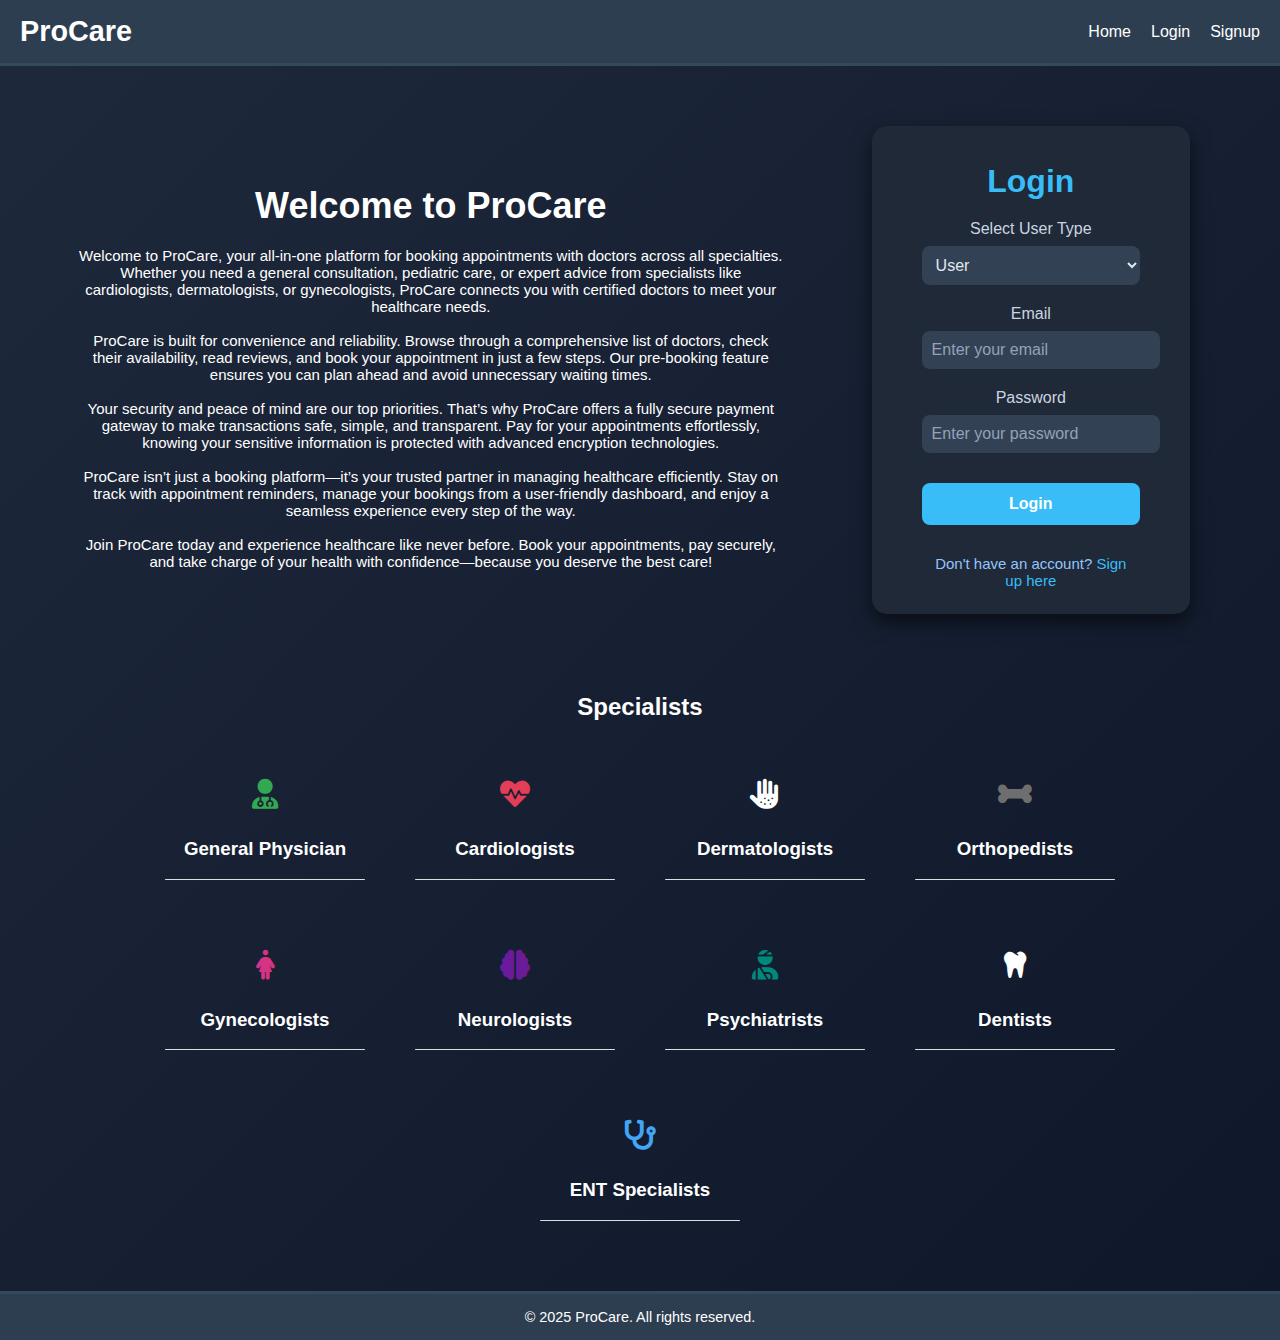
<file: simple-appointment-booking/index.html>
<!DOCTYPE html>
<html lang="en">

<head>
    <meta charset="UTF-8">
    <meta name="viewport" content="width=device-width, initial-scale=1.0">
    <title>ProCare</title>
    <link rel="stylesheet" href="https://cdnjs.cloudflare.com/ajax/libs/font-awesome/6.0.0-beta3/css/all.min.css">
    <link rel="stylesheet" href="style.css">
</head>

<body>
    <!-- Header Section -->
    <header>
        <div class="header">
            <h1>ProCare</h1>
            <nav>
                <ul>
                    <li><a href="index.html">Home</a></li>
                    <li><a href="login.html">Login</a></li>
                    <li><a href="signup.html">Signup</a></li>
                </ul>
            </nav>
        </div>
    </header>

    <!-- Welcome Section -->
    <section id="welcome" class="index">
        <div class="container">
            <div>
                <h2>Welcome to ProCare</h2>
                <p>
                    Welcome to ProCare, your all-in-one platform for booking appointments with doctors across all
                    specialties. Whether you need a general consultation, pediatric care, or expert advice from
                    specialists like cardiologists, dermatologists, or gynecologists, ProCare connects you with
                    certified doctors to meet your healthcare needs. <br><br>

                    ProCare is built for convenience and reliability. Browse through a comprehensive list of doctors,
                    check their availability, read reviews, and book your appointment in just a few steps. Our
                    pre-booking feature ensures you can plan ahead and avoid unnecessary waiting times. <br><br>

                    Your security and peace of mind are our top priorities. That’s why ProCare offers a fully secure
                    payment gateway to make transactions safe, simple, and transparent. Pay for your appointments
                    effortlessly, knowing your sensitive information is protected with advanced encryption technologies.
                    <br><br>

                    ProCare isn’t just a booking platform—it’s your trusted partner in managing healthcare efficiently.
                    Stay on track with appointment reminders, manage your bookings from a user-friendly dashboard, and
                    enjoy a seamless experience every step of the way. <br><br>

                    Join ProCare today and experience healthcare like never before. Book your appointments, pay
                    securely, and take charge of your health with confidence—because you deserve the best care!
                </p>
            </div>
            <!-- Email and Password Section -->
            <div class="login-box">
                <h2>Login</h2>
                <form action="login.php" method="POST">
                    <div class="form-group">
                        <label for="user-type">Select User Type</label>
                        <select id="user-type" name="user_type">
                            <option value="user">User</option>
                            <option value="seller">Doctor</option>
                            <option value="admin">Admin</option>
                        </select>
                    </div>
                    <div class="form-group">
                        <label for="email">Email</label>
                        <input type="email" id="email" name="email" placeholder="Enter your email" required="">
                    </div>
                    <div class="form-group">
                        <label for="password">Password</label>
                        <input type="password" id="password" name="password" placeholder="Enter your password"
                            required="">
                    </div>
                    <button type="submit" class="login-btn">Login</button>
                </form>
                <div class="signup-link">
                    <p>Don't have an account? <a href="signup.html">Sign up here</a></p>
                </div>
            </div>
        </div>
    </section>

    <!-- Skills Section -->
    <section id="skills" class="section">
        <h2 style="display:flex; justify-content: center; align-items: center;">Specialists</h2> <br>
        <div class="container">
            <div class="skills-container">
                <div class="skill-item">
                    <i id="GP" class="fas fa-user-md icon"></i>
                    <h3>General Physician</h3>
                    <div class="bar"></div>
                </div>
                <div class="skill-item">
                    <i id="CD" class="fas fa-heartbeat icon"></i>
                    <h3>Cardiologists</h3>
                    <div class="bar"></div>
                </div>
                <div class="skill-item">
                    <i id="DT" class="fas fa-allergies"></i>
                    <h3>Dermatologists</h3>
                    <div class="bar"></div>
                </div>
                <div class="skill-item">
                    <i id="OP" class="fas fa-bone icon"></i>
                    <h3>Orthopedists</h3>
                    <div class="bar"></div>
                </div>
                <div class="skill-item">
                    <i id="GC" class="fas fa-female icon"></i>
                    <h3>Gynecologists</h3>
                    <div class="bar"></div>
                </div>
                <div class="skill-item">
                    <i id="NG" class="fas fa-brain icon"></i>
                    <h3>Neurologists</h3>
                    <div class="bar"></div>
                </div>
                <div class="skill-item">
                    <i id="PS" class="fas fa-user-injured"></i>
                    <h3>Psychiatrists</h3>
                    <div class="bar"></div>
                </div>
                <div class="skill-item">
                    <i id="DT" class="fas fa-tooth"></i>
                    <h3>Dentists</h3>
                    <div class="bar"></div>
                </div>
                <div class="skill-item">
                    <i id="ENT" class="fas fa-stethoscope"></i>
                    <h3>ENT Specialists</h3>
                    <div class="bar"></div>
                </div>
            </div>
        </div>
    </section>

    <!-- Footer Section -->
    <footer>
        <div class="footer">
            <p>&copy; 2025 ProCare. All rights reserved.</p>
        </div>
    </footer>
</body>

</html>
</file>
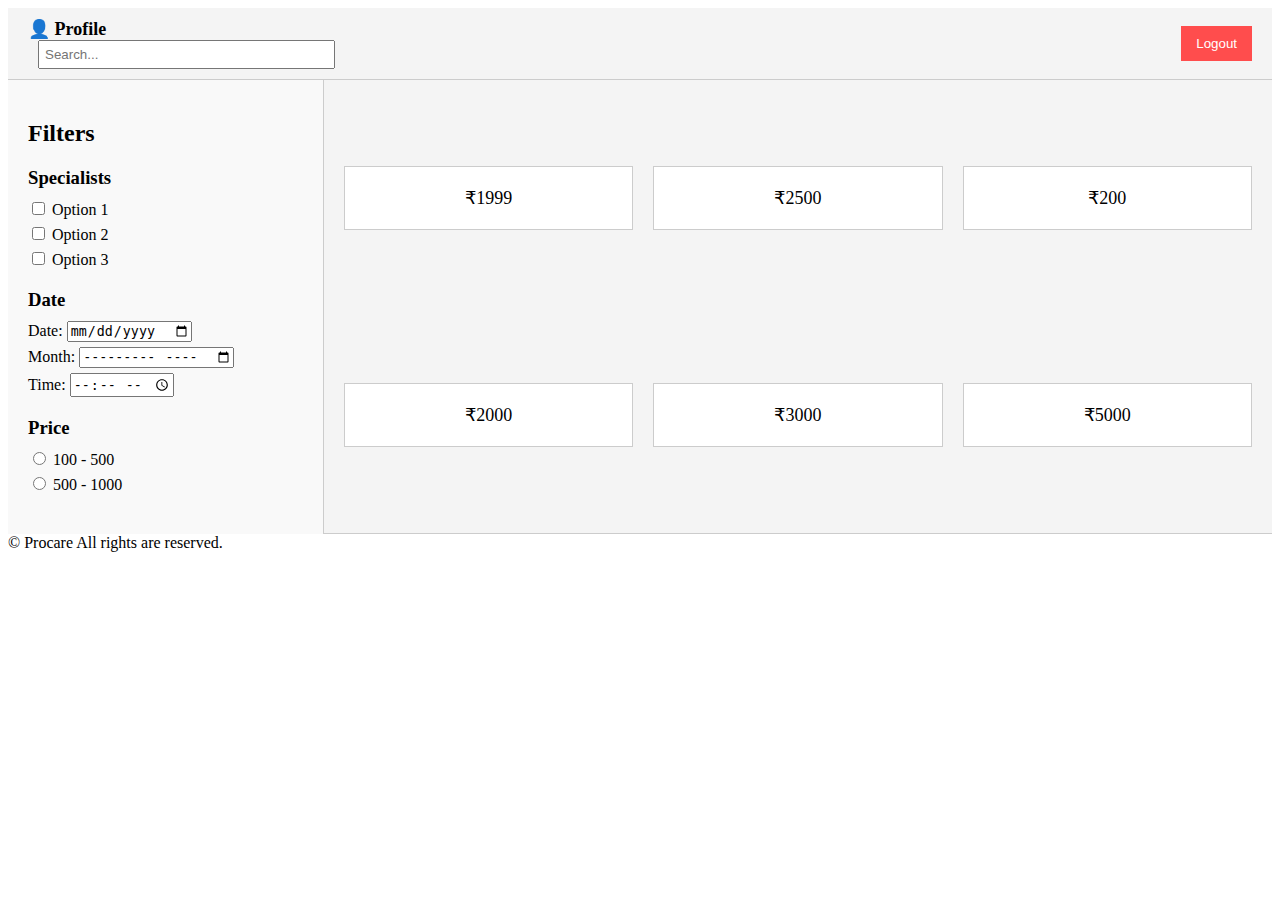
<file: simple-appointment-booking/haha.html>
<!DOCTYPE html>
<html lang="en">
<head>
  <meta charset="UTF-8">
  <meta name="viewport" content="width=device-width, initial-scale=1.0">
  <title>Dashboard</title>
  <link rel="stylesheet" href="styles.css">
</head>
<body>
  <section>
    <div class="header-left">
      <span class="profile">👤 Profile</span>
      <input type="text" placeholder="Search..." class="search-box">
    </div>
    <div class="header-right">
      <button class="logout">Logout</button>
    </div>
  </section>
  <main>
    <aside>
      <h2>Filters</h2>
      <div class="filter-section">
        <h3>Specialists</h3>
        <label><input type="checkbox"> Option 1</label>
        <label><input type="checkbox"> Option 2</label>
        <label><input type="checkbox"> Option 3</label>
      </div>
      <div class="filter-section">
        <h3>Date</h3>
        <label>Date: <input type="date"></label>
        <label>Month: <input type="month"></label>
        <label>Time: <input type="time"></label>
      </div>
      <div class="filter-section">
        <h3>Price</h3>
        <label><input type="radio" name="price" value="100-500"> 100 - 500</label>
        <label><input type="radio" name="price" value="500-1000"> 500 - 1000</label>
      </div>
    </aside>
    <section class="main-content">
      <div class="card">₹1999</div>
      <div class="card">₹2500</div>
      <div class="card">₹200</div>
      <div class="card">₹2000</div>
      <div class="card">₹3000</div>
      <div class="card">₹5000</div>
    </section>
  </main>
  <footer>
    © Procare All rights are reserved.
  </footer>
</body>
</html>
</file>
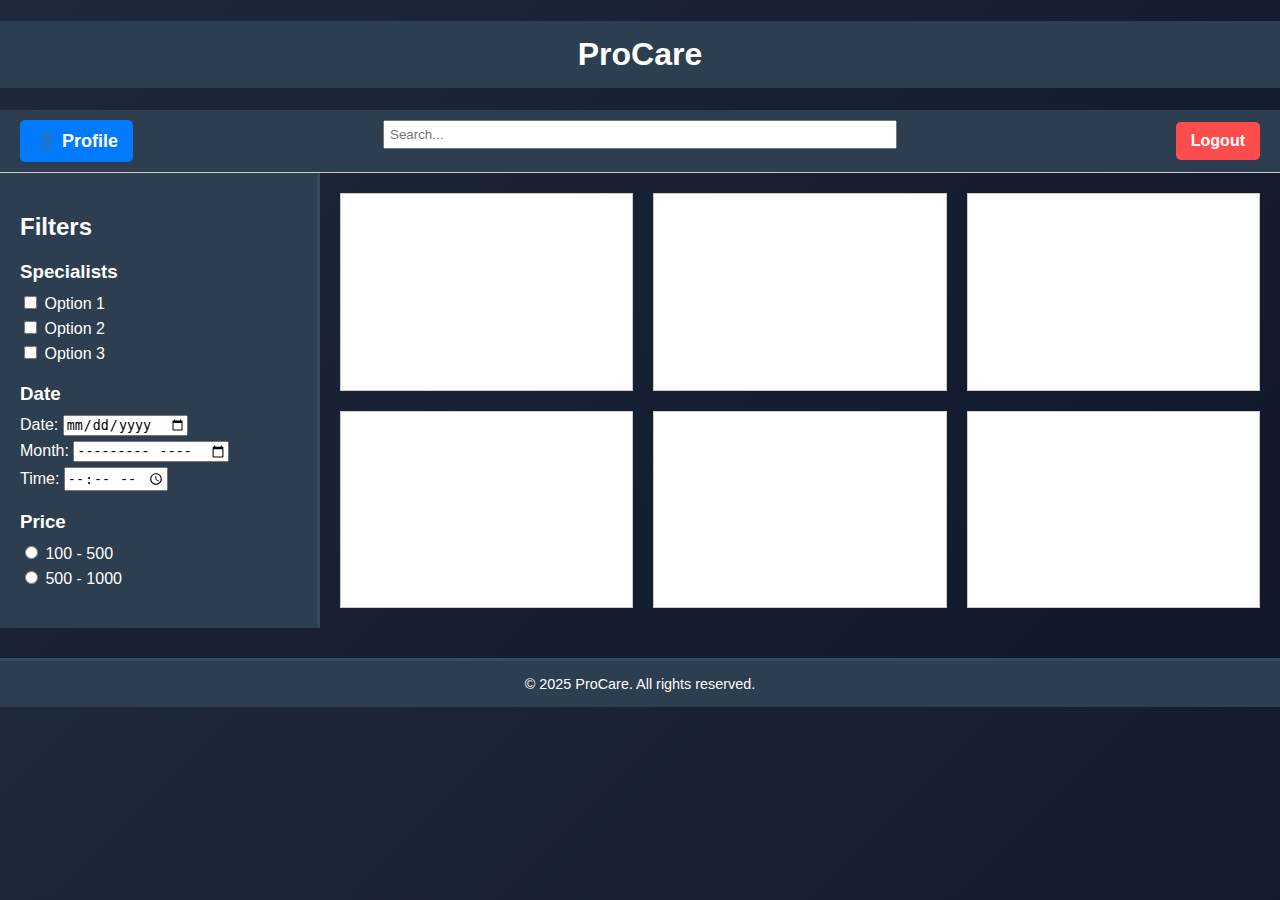
<file: simple-appointment-booking/home.html>
<!DOCTYPE html>
<html lang="en">

<head>
    <meta charset="UTF-8">
    <meta name="viewport" content="width=device-width, initial-scale=1.0">
    <title>E-Commerce Login Page</title>
    <link rel="stylesheet" href="style.css">
</head>

<body>
    <header>
        <div>
            <h1 style="text-align: center;background-color: #2c3e50;
            color: #ffffff;
            padding: 15px 20px;">ProCare</h1>

        </div>
    </header>
    <section class="home">
        <div class="header-left">
            <a href="profile.html" class="profile-button">👤 Profile</a>
            <input type="text" placeholder="Search..." class="search-box">
        </div>
        <div class="header-right">
            <button class="logout">Logout</button>
        </div>
    </section>
    <main>
        <aside>
            <h2>Filters</h2>
            <div class="filter-section">
                <h3>Specialists</h3>
                <label><input type="checkbox"> Option 1</label>
                <label><input type="checkbox"> Option 2</label>
                <label><input type="checkbox"> Option 3</label>
            </div>
            <div class="filter-section">
                <h3>Date</h3>
                <label>Date: <input type="date"></label>
                <label>Month: <input type="month"></label>
                <label>Time: <input type="time"></label>
            </div>
            <div class="filter-section">
                <h3>Price</h3>
                <label><input type="radio" name="price" value="100-500"> 100 - 500</label>
                <label><input type="radio" name="price" value="500-1000"> 500 - 1000</label>
            </div>
        </aside>
        <section class="main-content">
            <div class="card">₹1999</div>
            <div class="card">₹2500</div>
            <div class="card">₹200</div>
            <div class="card">₹2000</div>
            <div class="card">₹3000</div>
            <div class="card">₹5000</div>
        </section>
    </main>

    <footer>
        <div class="footer">
            <p>&copy; 2025 ProCare. All rights reserved.</p>
        </div>
    </footer>
</body>

</html>
</file>
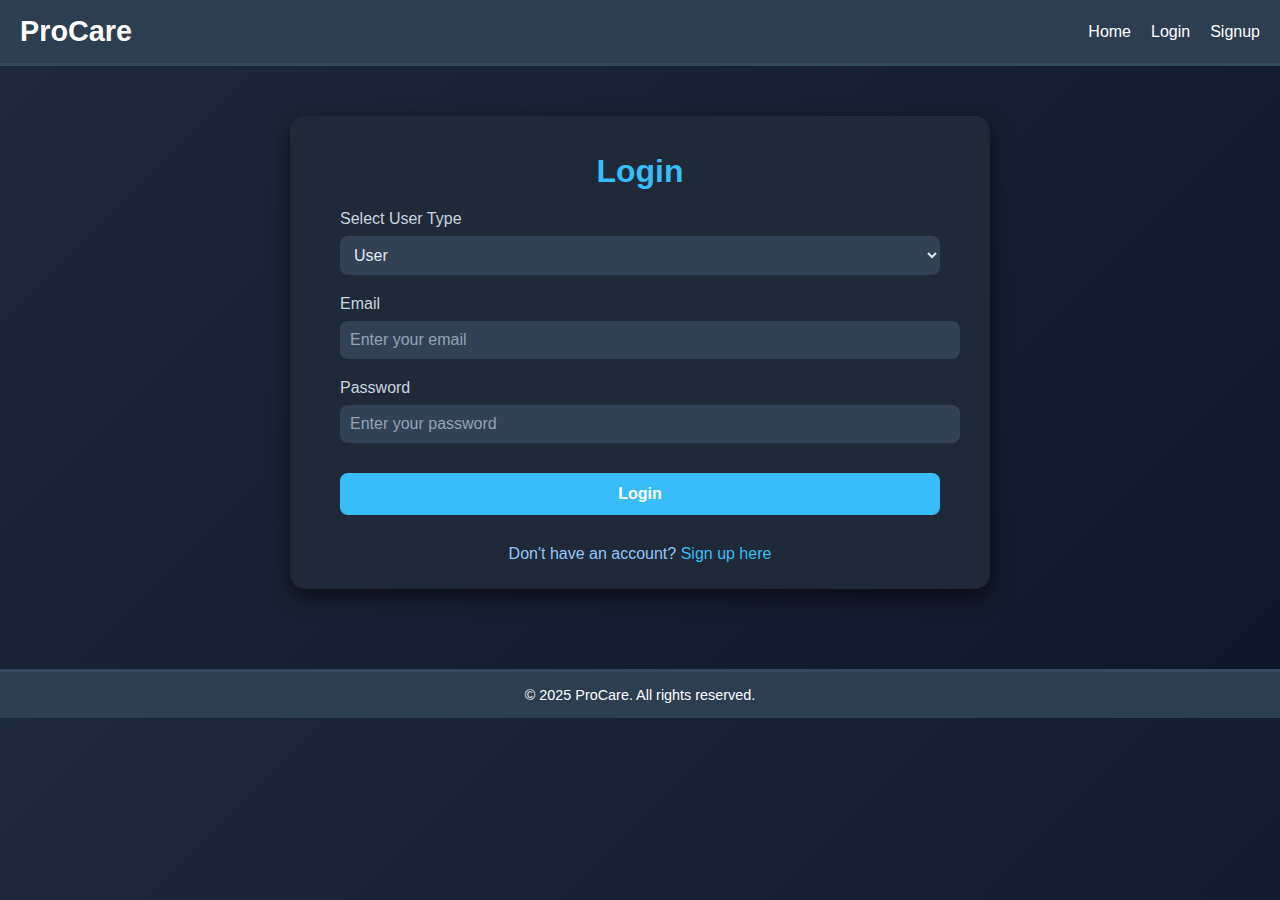
<file: simple-appointment-booking/login.html>
<!DOCTYPE html>
<html lang="en">
<head>
    <meta charset="UTF-8">
    <meta name="viewport" content="width=device-width, initial-scale=1.0">
    <title>E-Commerce Login Page</title>
    <link rel="stylesheet" href="style.css">
</head>
<body>
    <header>
        <div class="header">
            <h1>ProCare</h1>
            <nav>
                <ul>
                    <li><a href="index.html">Home</a></li>
                    <li><a href="login.html">Login</a></li>
                    <li><a href="signup.html">Signup</a></li>
                </ul>
            </nav>
        </div>
    </header>
    <div class="container">
        <div class="login-box">
            <h2>Login</h2>
            <form action="login.php" method="POST">
                <div class="form-group">
                    <label for="user-type">Select User Type</label>
                    <select id="user-type" name="user_type">
                        <option value="user">User</option>
                        <option value="seller">Doctor</option>
                        <option value="admin">Admin</option>
                    </select>
                </div>
                <div class="form-group">
                    <label for="email">Email</label>
                    <input type="email" id="email" name="email" placeholder="Enter your email" required>
                </div>
                <div class="form-group">
                    <label for="password">Password</label>
                    <input type="password" id="password" name="password" placeholder="Enter your password" required>
                </div>
                <button type="submit" class="login-btn">Login</button>
            </form>
            <div class="signup-link">
                <p>Don't have an account? <a href="signup.html">Sign up here</a></p>
            </div>
        </div>
    </div>
    <footer>
        <div class="footer">
            <p>&copy; 2025 ProCare. All rights reserved.</p>
        </div>
    </footer>
</body>
</html>
</file>
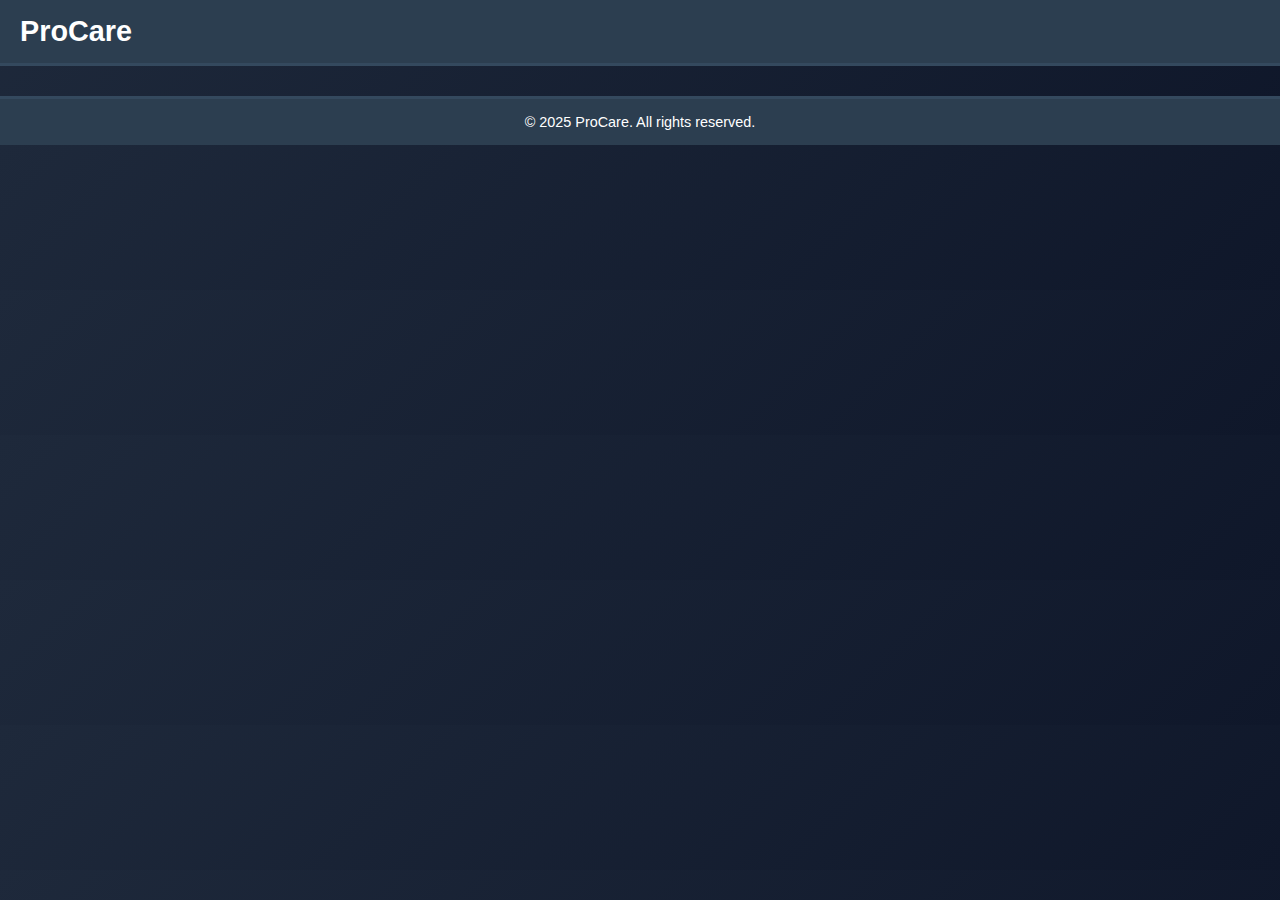
<file: simple-appointment-booking/profile.html>
<!DOCTYPE html>
<html lang="en">
<head>
    <meta charset="UTF-8">
    <meta name="viewport" content="width=device-width, initial-scale=1.0">
    <title>E-Commerce Login Page</title>
    <link rel="stylesheet" href="style.css">
</head>
<body>
    <header>
        <div class="header">
            <h1>ProCare</h1>
        </div>
    </header>




    <footer>
        <div class="footer">
            <p>&copy; 2025 ProCare. All rights reserved.</p>
        </div>
    </footer>
</body>
</html>
</file>
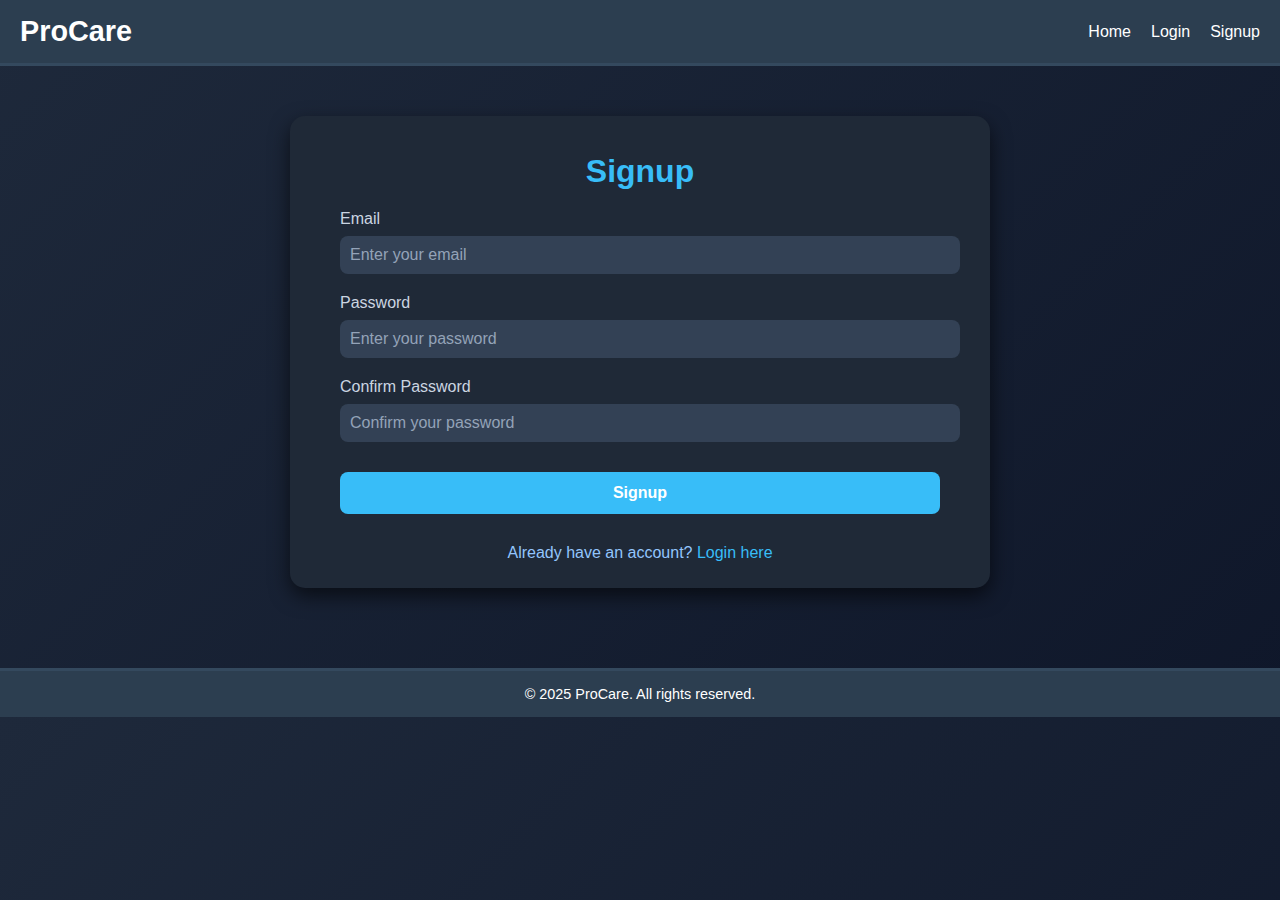
<file: simple-appointment-booking/signup.html>
<!DOCTYPE html>
<html lang="en">
<head>
    <meta charset="UTF-8">
    <meta name="viewport" content="width=device-width, initial-scale=1.0">
    <title>E-Commerce Signup Page</title>
    <link rel="stylesheet" href="style.css">
</head>
<body>
    <header>
        <div class="header">
            <h1>ProCare</h1>
            <nav>
                <ul>
                    <li><a href="index.html">Home</a></li>
                    <li><a href="login.html">Login</a></li>
                    <li><a href="signup.html">Signup</a></li>
                </ul>
            </nav>
        </div>
    </header>
    <div class="container">
        <div class="login-box">
            <h2>Signup</h2>
            <form action="signup.php" method="POST">
                <div class="form-group">
                    <label for="email">Email</label>
                    <input type="email" id="email" name="email" placeholder="Enter your email" required>
                </div>
                <div class="form-group">
                    <label for="password">Password</label>
                    <input type="password" id="password" name="password" placeholder="Enter your password" required>
                </div>
                <div class="form-group">
                    <label for="confirm-password">Confirm Password</label>
                    <input type="password" id="confirm-password" name="confirm_password" placeholder="Confirm your password" required>
                </div>
                <button type="submit" class="login-btn">Signup</button>
            </form>
            <div class="signup-link">
                <p>Already have an account? <a href="login.html">Login here</a></p>
            </div>
        </div>
    </div>
    <footer>
        <div class="footer">
            <p>&copy; 2025 ProCare. All rights reserved.</p>
        </div>
    </footer>
</body>
</html>
</file>
<file: simple-appointment-booking/style.css>
body {
    margin: 0;
    font-family: Arial, sans-serif;
    background: linear-gradient(135deg, #1e293b, #0f172a);
    color: #ffffff;
}

.container {
    display: flex;
    justify-content: center;
    align-items: center;
    min-height: 50vh;
    max-width: 1200px;
    margin: 0 auto;
    padding: 0 15px;
}

.container .skills-container {
    display: flex;
    justify-content: center;
    align-items: center;
    min-height: 50vh;
    max-width: 1200px;
    margin: 0 auto;
    padding: 20px 15px;
}

.header {
    background-color: #2c3e50;
    color: #ffffff;
    padding: 15px 20px;
    display: flex;
    justify-content: space-between;
    align-items: center;
    border-bottom: 3px solid #34495e;
}

.header h1 {
    margin: 0;
    font-size: 1.8rem;
}

.header nav ul {
    list-style: none;
    margin: 0;
    padding: 0;
    display: flex;
    gap: 20px;
}

.header nav ul li {
    display: inline;
}

.header nav ul li a {
    color: #ffffff;
    text-decoration: none;
    font-size: 1rem;
    transition: color 0.3s;
}

.header nav ul li a:hover {
    color: #1abc9c;
}

.index {
    padding: 10px 0;
    text-align: center;
    /* margin-bottom: 30px; */
}

.index h2 {
    font-size: 36px;
    margin-bottom: 20px;
    text-align: center;
}

.index p {
    font-size: 15px;
    text-align: center;
    padding: 0 5%;
}

.login-box {
    background-color: #1f2937;
    border-radius: 15px;
    padding: 10px 50px 10px 50px;
    width: 600px;
    margin: 50px;
    box-shadow: 0 8px 20px rgba(0, 0, 0, 0.6);
}

.login-box h2 {
    text-align: center;
    color: #38bdf8;
    margin-bottom: 20px;
    font-size: 2rem;
}

.form-group {
    margin-bottom: 20px;
}

.form-group label {
    display: block;
    margin-bottom: 8px;
    color: #cbd5e1;
}

.form-group select,
.form-group input {
    width: 100%;
    padding: 10px;
    border-radius: 8px;
    border: none;
    background: #334155;
    color: #e2e8f0;
    font-size: 1rem;
}

.form-group input::placeholder {
    color: #94a3b8;
}

.form-group select:focus,
.form-group input:focus {
    outline: none;
    box-shadow: 0 0 5px #38bdf8;
}

.login-btn {
    width: 100%;
    padding: 12px;
    background-color: #38bdf8;
    color: #ffffff;
    font-size: 1rem;
    font-weight: bold;
    border: none;
    border-radius: 8px;
    cursor: pointer;
    transition: background-color 0.3s;
    margin: 10px 0;
}

.login-btn:hover {
    background-color: #0284c7;
}

.signup-link {
    text-align: center;
    margin-top: 20px;
    color: #93c5fd;
}

.signup-link a {
    color: #38bdf8;
    text-decoration: none;
}

.signup-link a:hover {
    text-decoration: underline;
}

.footer {
    background-color: #2c3e50;
    color: #ffffff;
    text-align: center;
    padding: 15px 0;
    border-top: 3px solid #34495e;
    margin-top: 30px;
}

.footer p {
    margin: 0;
    font-size: 0.9rem;
}

.skills-container {
    display: flex;
    justify-content: center;
    gap: 50px;
    flex-wrap: wrap;
    margin-top: 30px;
}

.skill-item {
    width: 200px;
    display: flex;
    flex-direction: column;
    justify-content: center;
    text-align: center;
    margin-bottom: 20px;
}

.skill-item #GP {
    font-size: 30px;
    color: #33A852;
}

.skill-item #CD {
    font-size: 30px;
    color: #E23E57;
}

.skill-item #DT {
    font-size: 30px;
    color: #F7BFA0;
}

.skill-item #OP {
    font-size: 30px;
    color: #6E6E6E;
}

.skill-item #GC {
    font-size: 30px;
    color: #D63384;
}

.skill-item #NG {
    font-size: 30px;
    color: #6A1B9A;
}

.skill-item #PS {
    font-size: 30px;
    color: #00897B;
}

.skill-item #DT {
    font-size: 30px;
    color: #ffffff;
}

.skill-item #ENT {
    font-size: 30px;
    color: #42A5F5;
}

.skill-item i {
    font-size: 30px;
    margin-bottom: 10px;
}

.bar {
    width: 100%;
    height: 1px;
    background-color: #ddd;
    margin-top: 0px;
    border-radius: 5px;
}


.home {
    display: flex;
    justify-content: space-between;
    align-items: center;
    background-color: #2c3e50;
    padding: 10px 20px;
    border-bottom: 1px solid #ccc;
    position: relative;
    flex-wrap: wrap;
}

.profile-button {
    font-size: 18px;
    font-weight: bold;
    color: white;
    background-color: #007BFF;
    text-decoration: none;
    padding: 10px 15px;
    border: none;
    border-radius: 5px;
    display: inline-flex;
    align-items: center;
    gap: 5px;
    cursor: pointer;
    transition: background-color 0.3s ease;
}

.profile-button:hover {
    background-color: #0056b3;
    
}


.search-box {
    position: absolute;
    left: 50%;
    transform: translateX(-50%);
    padding: 5px;
    width: 100%;
    max-width: 500px;
    box-sizing: content-box;
}

.logout {
    background-color: #ff4d4d;
    color: white;
    border: none;
    padding: 10px 15px;
    font-size: 16px;
    cursor: pointer;
    border-radius: 5px;
    font-weight: bold;
}

main {
    display: flex;
    flex-wrap: wrap;
}

aside {
    width: 25%;
    background-color: #2c3e50;
    padding: 20px;
    border-right: 1px solid #ccc;
    box-sizing: border-box;
    border-right: 3px solid #34495e;;
}

.filter-section {
    margin-bottom: 20px;
}

.filter-section h3 {
    margin-bottom: 10px;
}

.filter-section label {
    display: block;
    margin-bottom: 5px;
}

.main-content {
    width: 75%;
    display: grid;
    grid-template-columns: repeat(3, 1fr);
    gap: 20px;
    padding: 20px;
    box-sizing: border-box;
}

.card {
    border: 1px solid #ccc;
    padding: 20px;
    text-align: center;
    background-color: #fff;
    font-size: 18px;
}



/* Responsive Styles */
@media (max-width: 990px) {
    .container {
        flex-direction: column;
        align-items: center;
    }

    .login-box {
        width: 80%;
    }

    .search-box {
        margin: 10px 0;
        width: 100%;
    }

    main {
        flex-direction: column;
    }

    aside {
        width: 100%;
        border-right: none;
        border-bottom: 1px solid #ccc;
    }

    .main-content {
        width: 100%;
        grid-template-columns: repeat(2, 1fr);
    }
}

@media (max-width: 480px) {
    .header h1 {
        font-size: 1.5rem;
    }

    h2 {
        font-size: 30px;
    }

    .input-field {
        font-size: 0.9rem;
    }

    .main-content {
        grid-template-columns: 1fr;
    }

    .card {
        font-size: 16px;
        padding: 15px;
    }
}
</file>
<file: simple-appointment-booking/styles.css>
section {
    display: flex;
    justify-content: space-between;
    align-items: center;
    background-color: #f4f4f4;
    padding: 10px 20px;
    border-bottom: 1px solid #ccc;
    flex-wrap: wrap;
  }
  
  .profile {
    font-size: 18px;
    font-weight: bold;
  }
  
  .search-box {
    margin-left: 10px;
    padding: 5px;
    width: 100%;
    max-width: 300px;
  }
  
  .logout {
    background-color: #ff4d4d;
    color: white;
    border: none;
    padding: 10px 15px;
    cursor: pointer;
  }
  
  main {
    display: flex;
    flex-wrap: wrap;
  }
  
  aside {
    width: 25%;
    background-color: #f9f9f9;
    padding: 20px;
    border-right: 1px solid #ccc;
    box-sizing: border-box;
  }
  
  .filter-section {
    margin-bottom: 20px;
  }
  
  .filter-section h3 {
    margin-bottom: 10px;
  }
  
  .filter-section label {
    display: block;
    margin-bottom: 5px;
  }
  
  .main-content {
    width: 75%;
    display: grid;
    grid-template-columns: repeat(3, 1fr);
    gap: 20px;
    padding: 20px;
    box-sizing: border-box;
  }
  
  .card {
    border: 1px solid #ccc;
    padding: 20px;
    text-align: center;
    background-color: #fff;
    font-size: 18px;
  }
</file>
